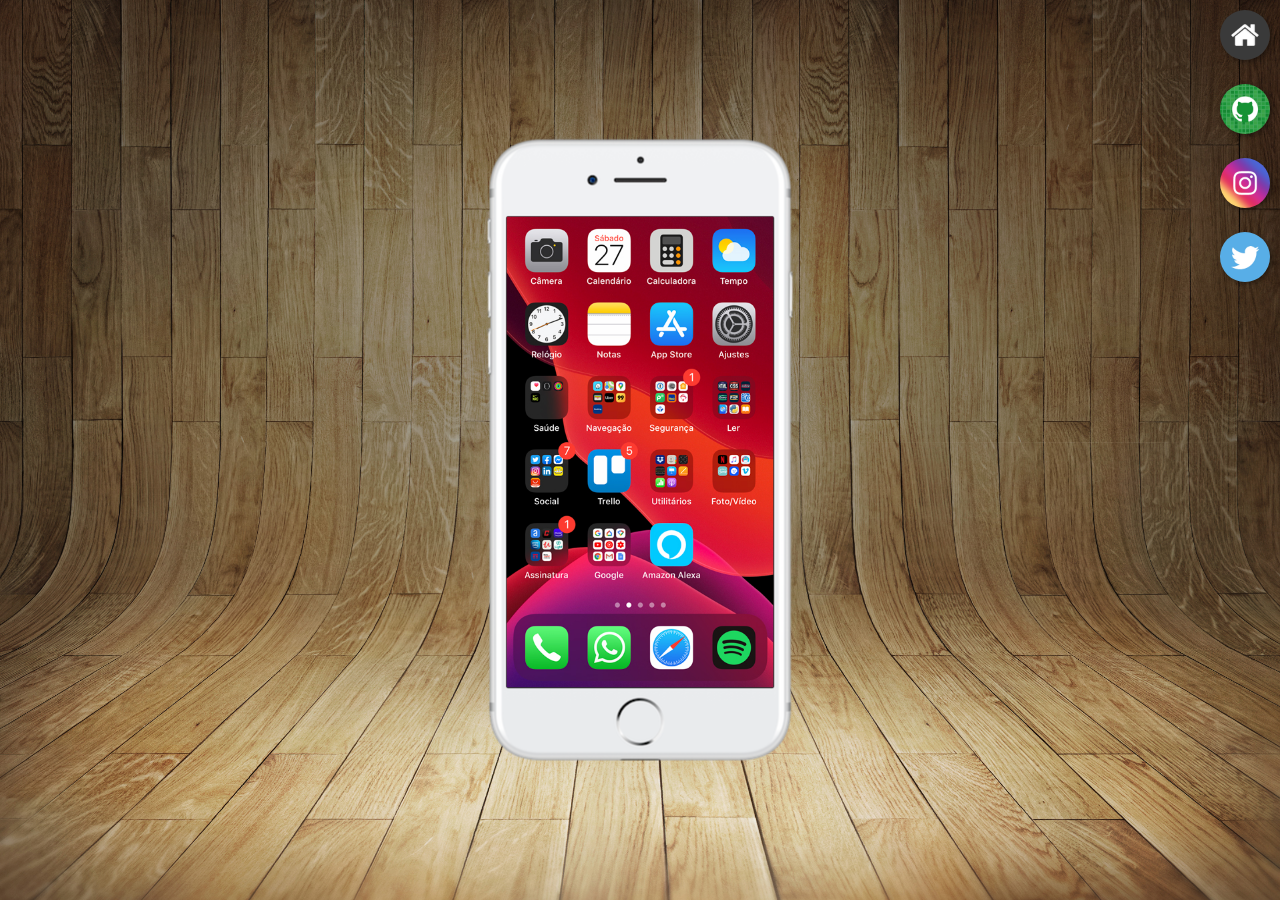
<file: index.html>
<!DOCTYPE html>
<html lang="pt-br">
<head>
    <meta charset="UTF-8">
    <meta http-equiv="X-UA-Compatible" content="IE=edge">
    <meta name="viewport" content="width=device-width, initial-scale=1.0">
    <title>Redes Sociais</title>
    <link rel="stylesheet" href="estilos/style.css">
</head>
<body>
    <main>
        <section id="telefone">
            <iframe src="home.html" name="tela" id="tela" frameborder="0">

            </iframe>
        </section>
        <section id="rede-sociais">
            <a href="home.html" target="tela"><img src="imagens/logo-home.jpg" alt="Home"></a> <br>
            <a href="github.html" target="tela"><img src="imagens/logo-github.jpg" alt=""></a> <br>
            <a href="instagram.html" target="tela"><img src="imagens/logo-instagram.jpg" alt=""></a> <br>
            <a href="twitter.html" target="tela"><img src="imagens/logo-twitter.jpg" alt=""></a>
        </section>
    </main>
</body>
</html>
</file>
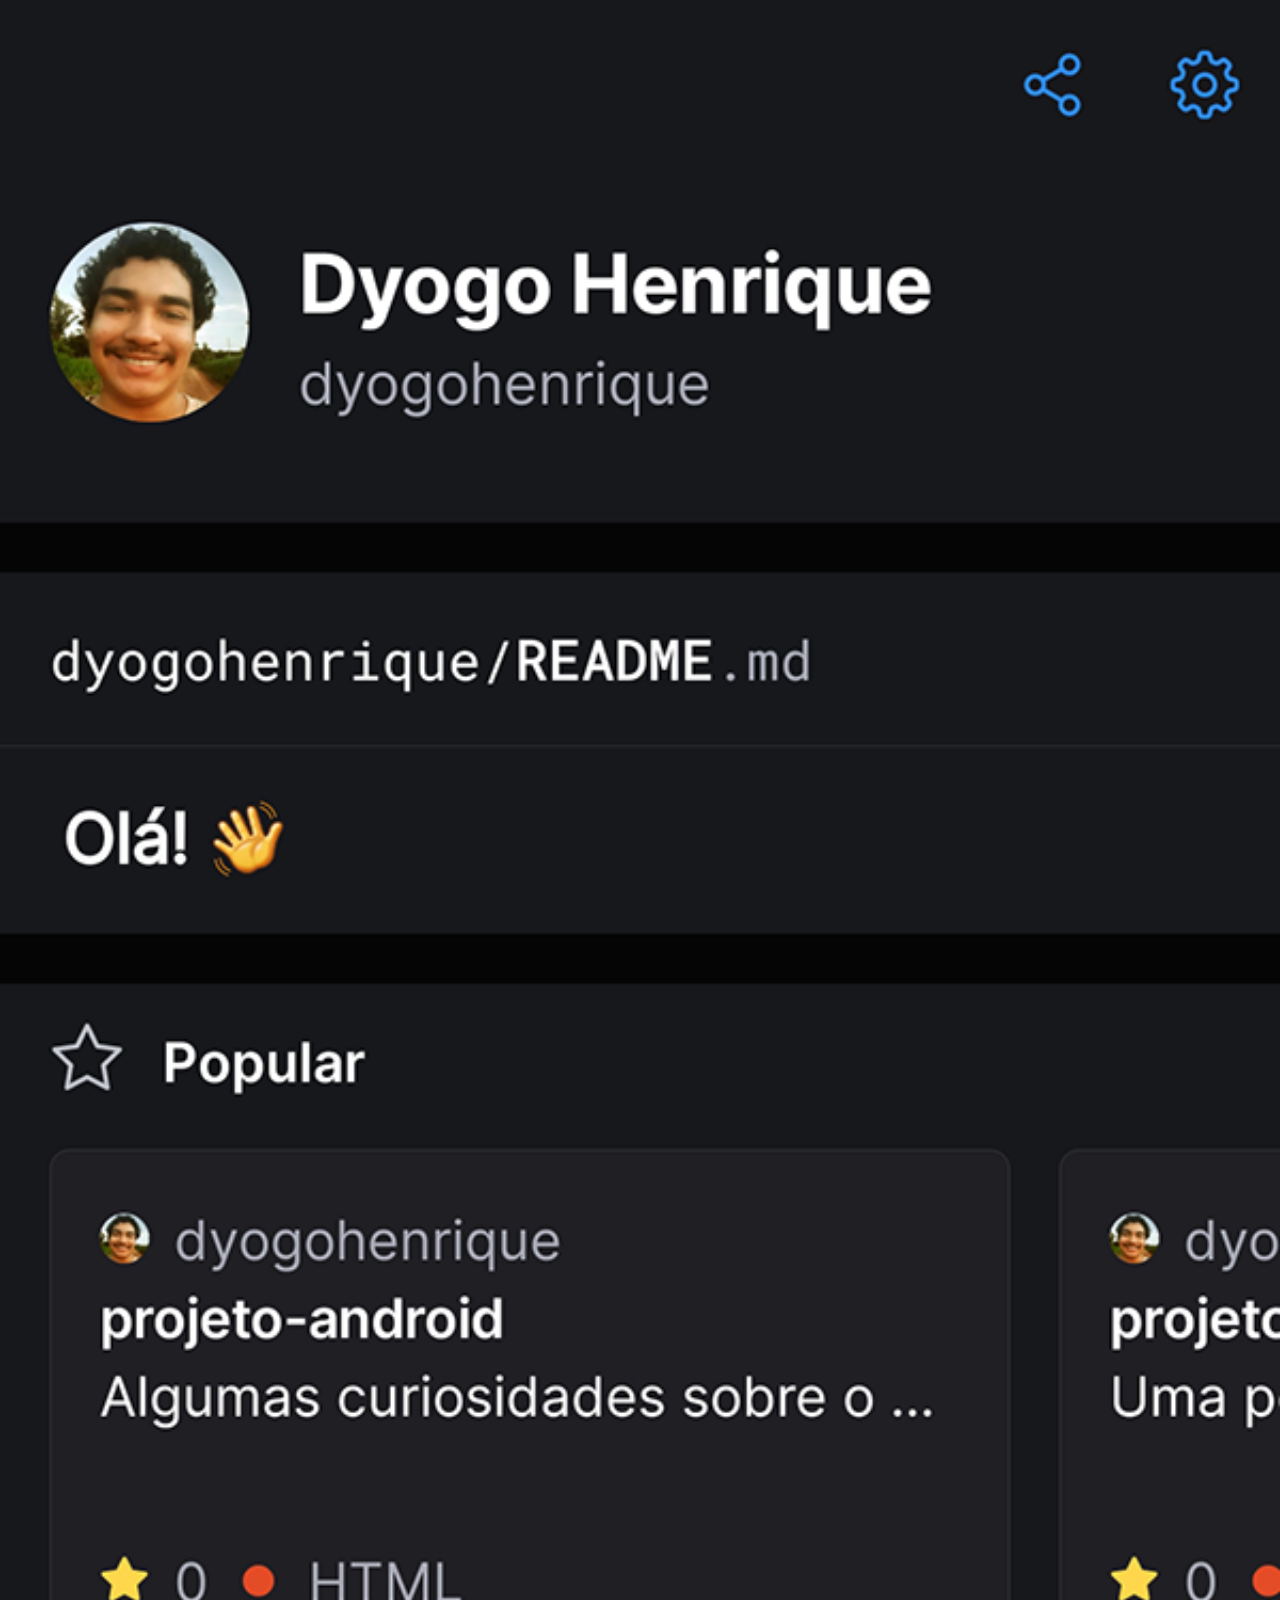
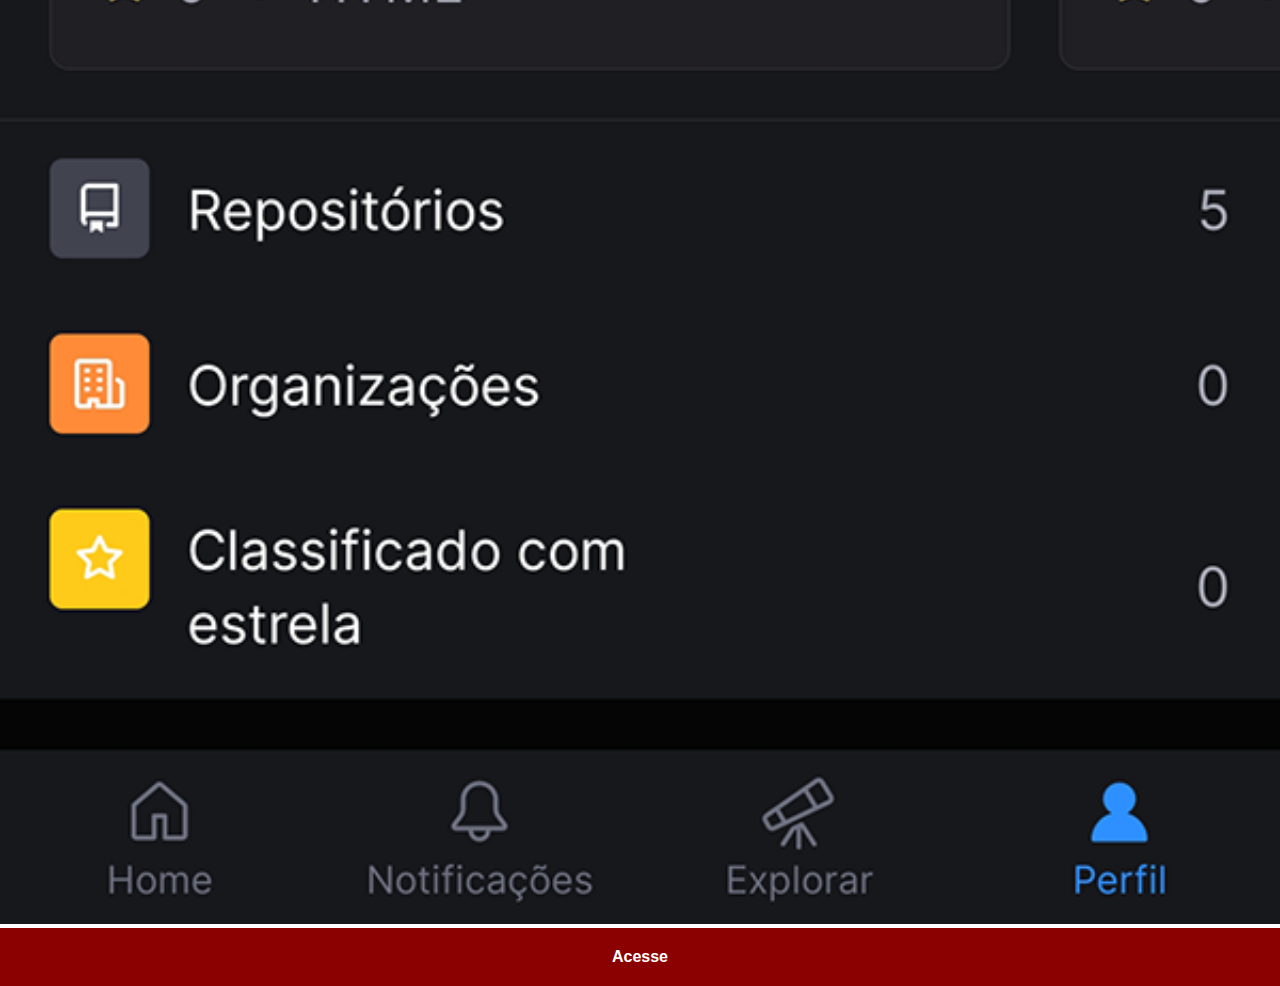
<file: github.html>
<!DOCTYPE html>
<html lang="en">
<head>
    <meta charset="UTF-8">
    <meta http-equiv="X-UA-Compatible" content="IE=edge">
    <meta name="viewport" content="width=device-width, initial-scale=1.0">
    <title>GitHub</title>
    <link rel="stylesheet" href="estilos/social.css">
</head>
<body>
    <img src="imagens/tela-github.png" alt="GitHub">

    <a href="https://github.com/dyogohenrique">Acesse</a>
</body>
</html>
</file>
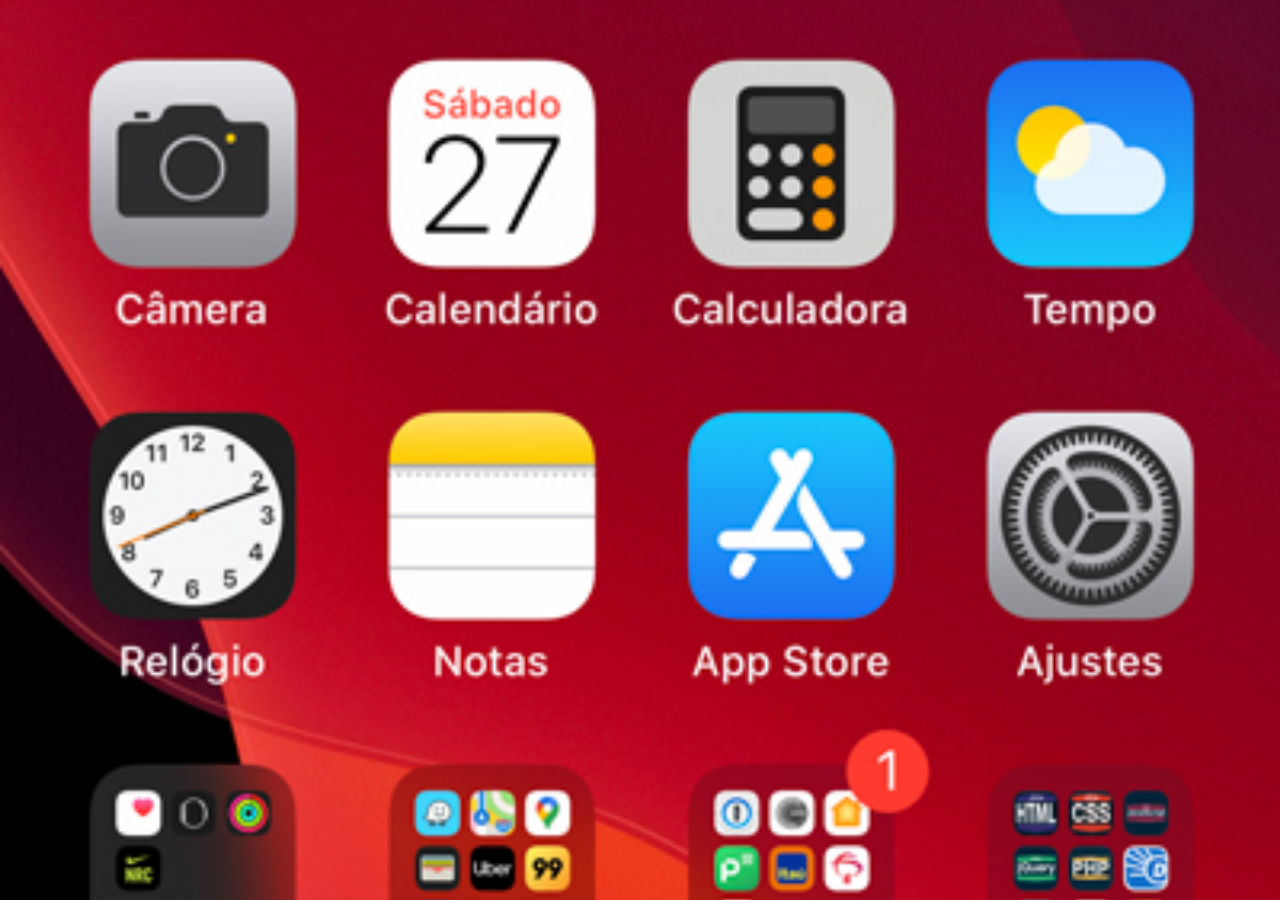
<file: home.html>
<!DOCTYPE html>
<html lang="pt-br">
<head>
    <meta charset="UTF-8">
    <meta http-equiv="X-UA-Compatible" content="IE=edge">
    <meta name="viewport" content="width=device-width, initial-scale=1.0">
    <title>Home</title>
    <style>
        *{
            margin: 0;
            padding: 0;
        }

        body{
            height: 100vh;
            width: 100vw;
            background: black url('imagens/tela-home.jpg') no-repeat top center;
            background-size: cover;
        }
    </style>
</head>
<body>
    
</body>
</html>
</file>
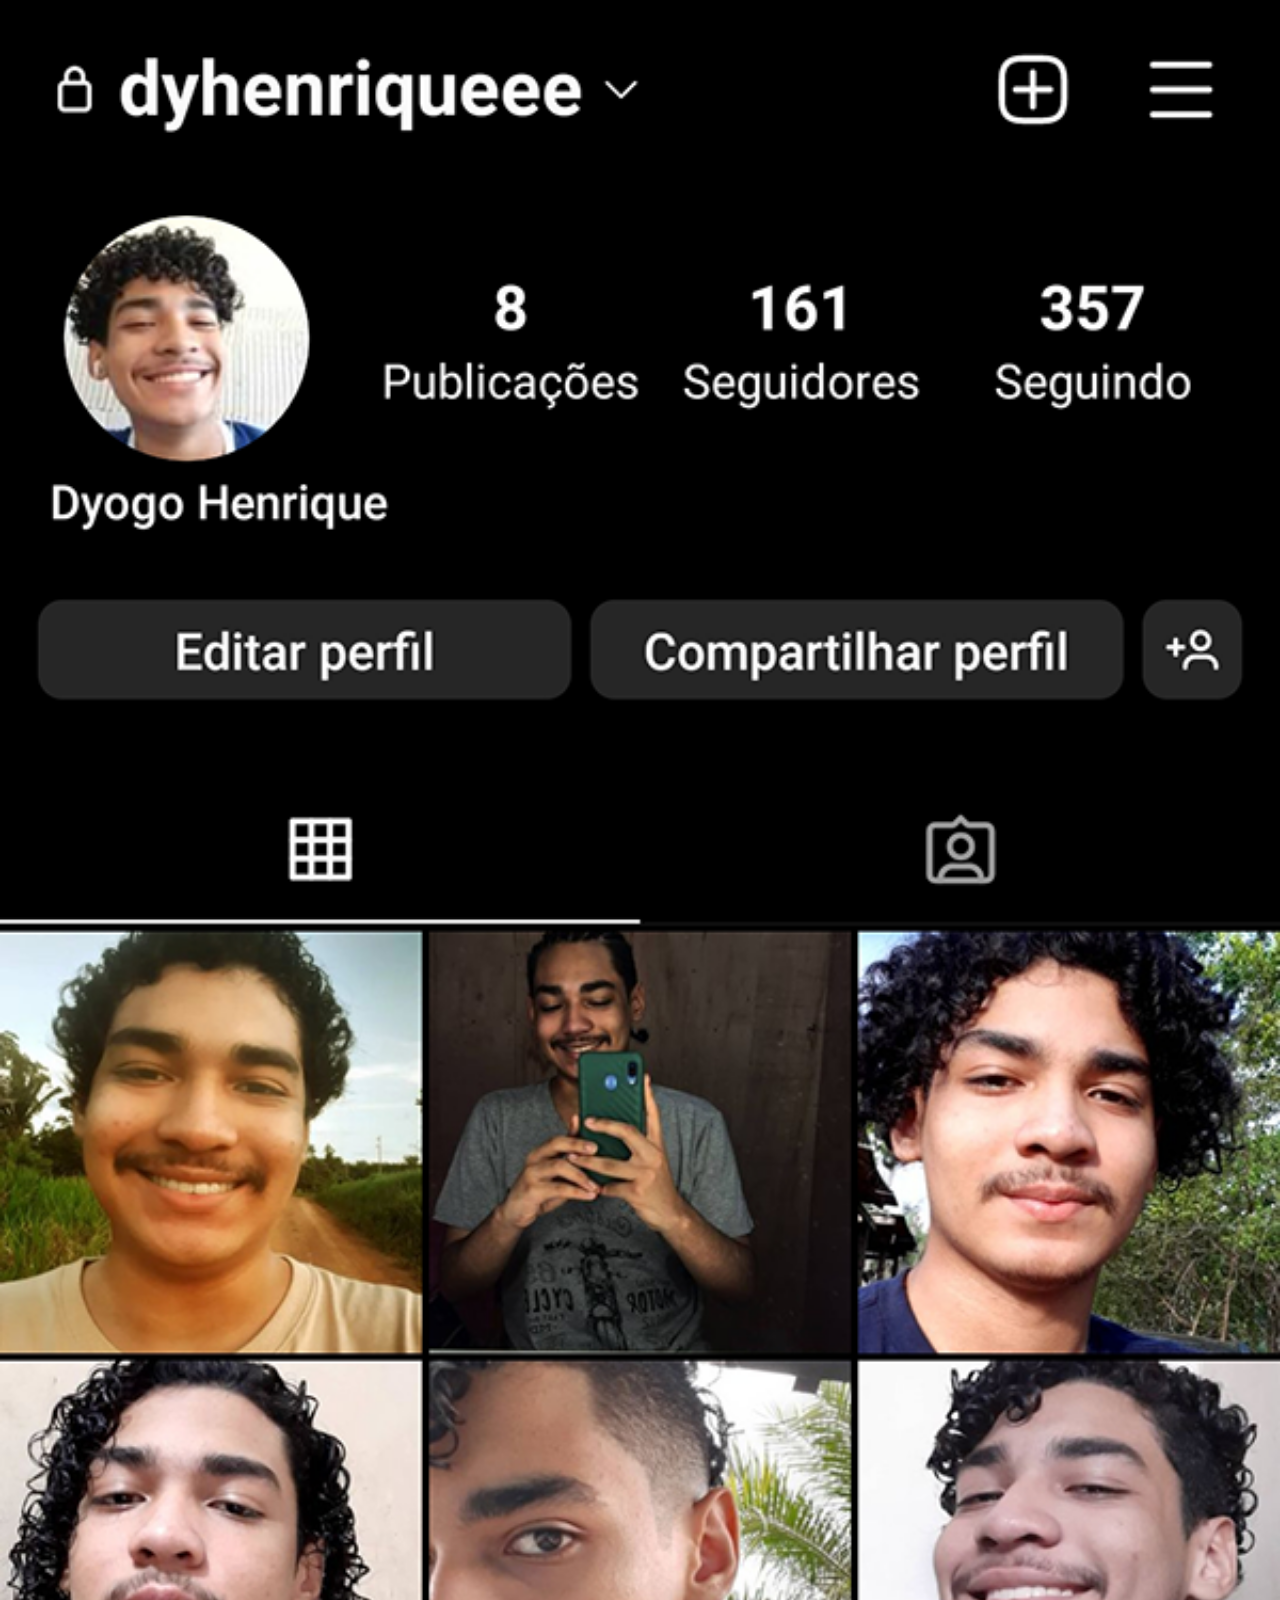
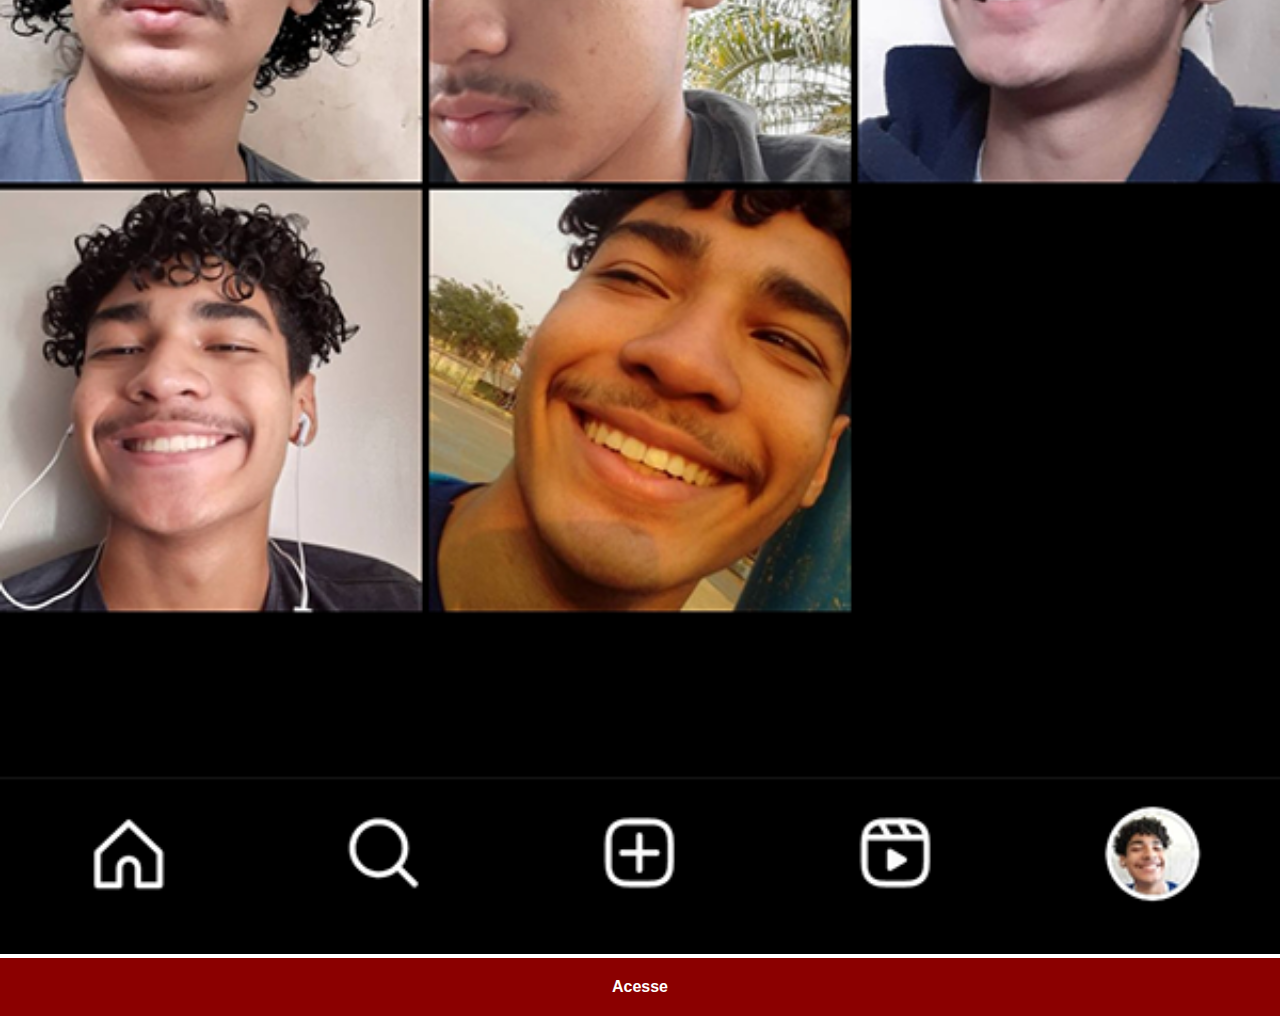
<file: instagram.html>
<!DOCTYPE html>
<html lang="pt-br">
<head>
    <meta charset="UTF-8">
    <meta http-equiv="X-UA-Compatible" content="IE=edge">
    <meta name="viewport" content="width=device-width, initial-scale=1.0">
    <title>Instagram</title>
    <link rel="stylesheet" href="estilos/social.css">
</head>
<body>
    <img src="imagens/tela-instagram.png" alt="Instagram">
    <a href="#">Acesse</a>
</body>
</body>
</html>
</file>
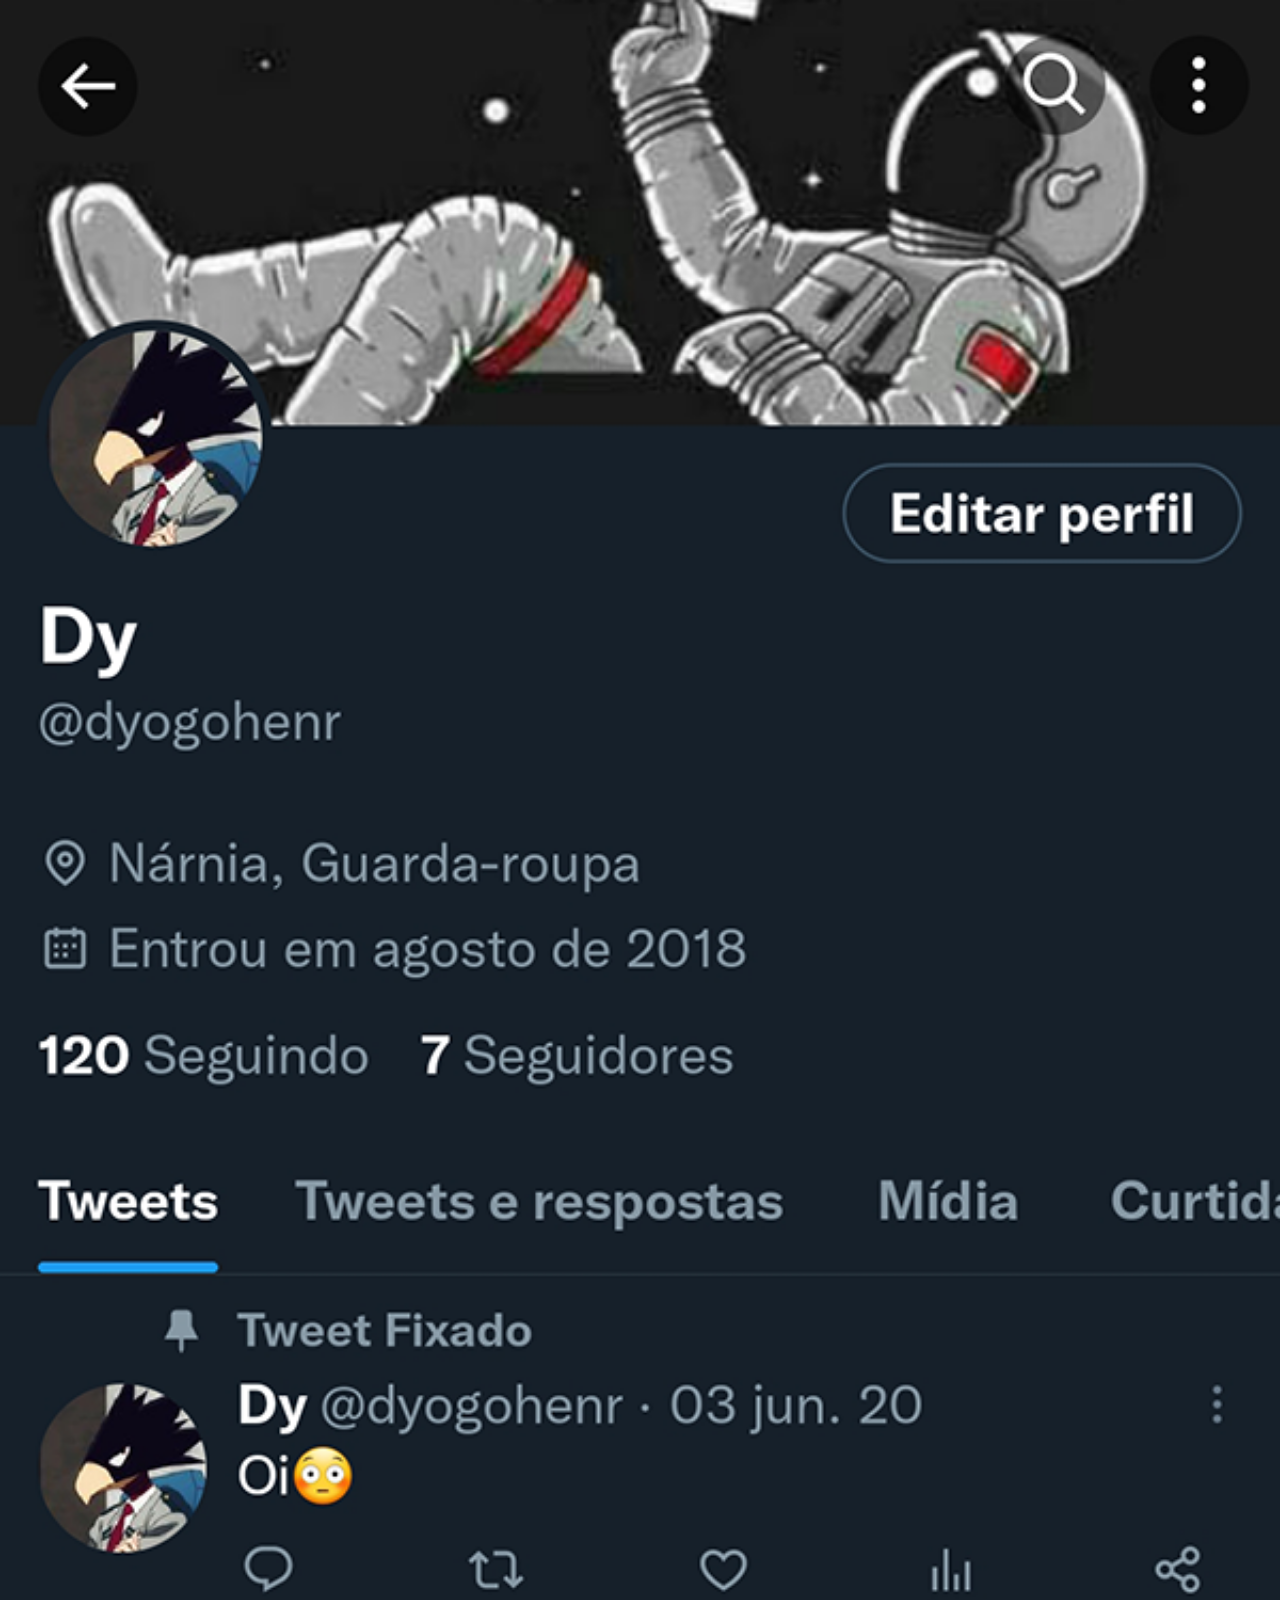
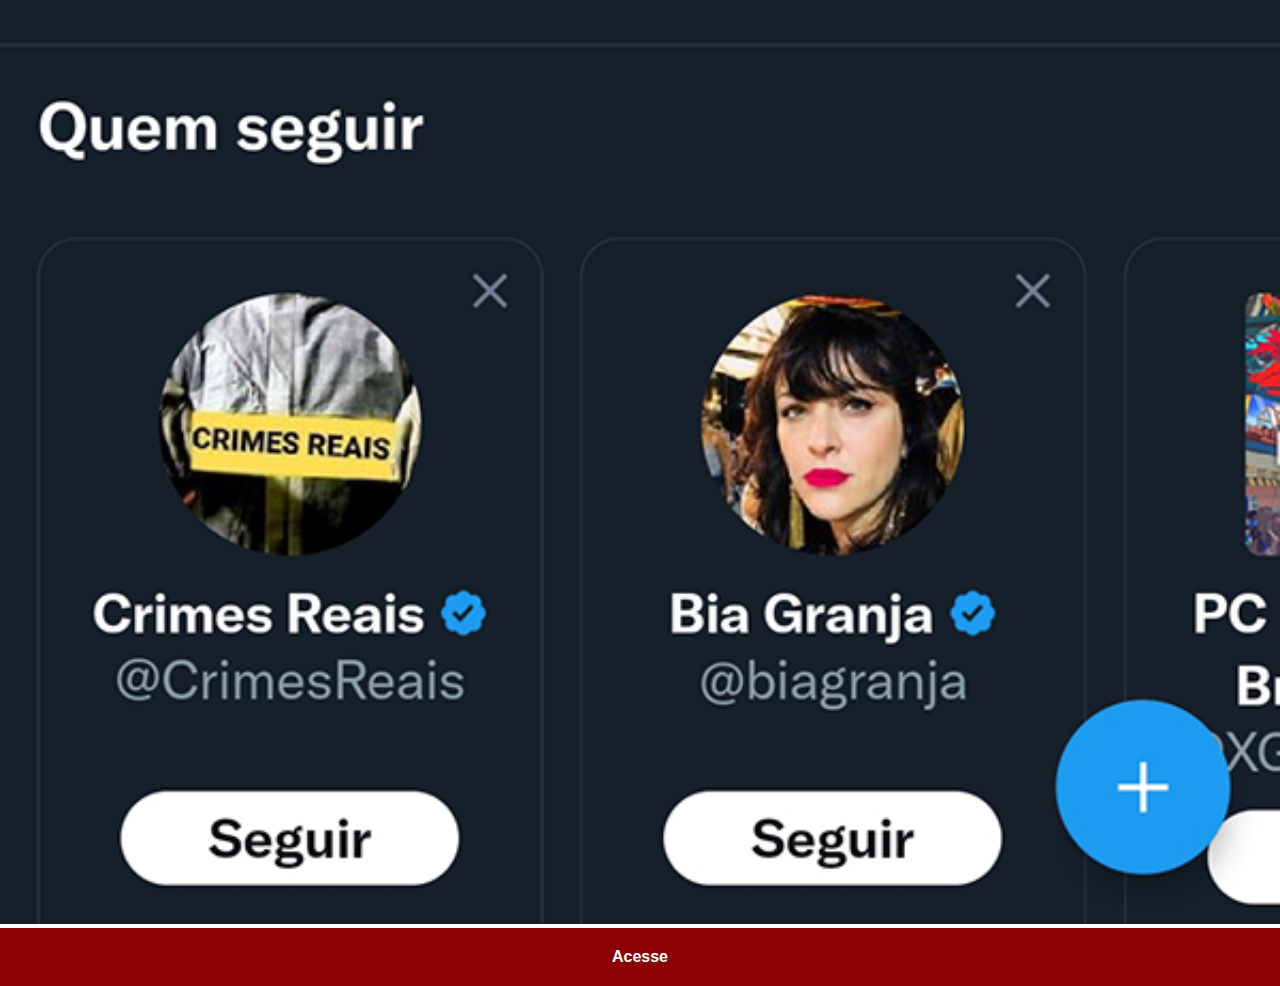
<file: twitter.html>
<!DOCTYPE html>
<html lang="pt-br">
<head>
    <meta charset="UTF-8">
    <meta http-equiv="X-UA-Compatible" content="IE=edge">
    <meta name="viewport" content="width=device-width, initial-scale=1.0">
    <title>Twitter</title>
    <link rel="stylesheet" href="estilos/social.css">
</head>
<body>
    <img src="imagens/tela-twitter.png" alt="Twitter">
    <a href="#">Acesse</a>
</body>
</body>
</html>
</file>
<file: estilos/style.css>
@charset "UTF-8";

* {
    margin: 0;
    padding: 0;
    
    font-family: Arial, Helvetica, sans-serif;
}

html, body {
    height: 100vh;
    width: 100vw;

    background-color: black;
}

body {
    background: url(../imagens/fundo-madeira.jpg) top center no-repeat fixed;
    background-size: cover;
}

main {
    height: 100vh;
    
    position: relative;
}

section#telefone {
    position: absolute;
    top: 50%;
    left: 50%;
    transform: translate(-50%, -50%);

    height: 627px;
    width: 311px;

    background: url('../imagens/frame-iphone.png') no-repeat;
}

iframe#tela {
    position: relative;
    top: 80px;
    left: 22px;

    height: 471px;
    width: 267px;
}

section#rede-sociais {
    text-align: right;
}

section#rede-sociais img {
    width: 50px;
    margin: 10px;

    border-radius: 50%;
    box-shadow: 2px 2px 5px rgba(0, 0, 0, 0.4);
    box-sizing: border-box;
}

section#rede-sociais img:hover {
    border: 2px solid rgba(255, 255, 255, 0.69);
    transform: translate(-3px, -3px);
    box-shadow: 5px 5px 10px rgba(0, 0, 0, 0.4);
    transition: transform 500ms;
    transition: border 100ms;
}

section#rede-sociais img:active {
    transform: scale(95%);
}
</file>
<file: estilos/social.css>
*{
    margin: 0;
    padding: 0;
    font-family: Arial, Helvetica, sans-serif;
}

::-webkit-scrollbar {
    width: 0;
    height: 0;
}

img{
    width: 100%;
}

a{
    display: block;
    
    background-color: darkred;
    color: white;

    padding: 20px;

    text-align: center;
    text-decoration: none;

    font-weight: bolder;

}

a:hover {
    background-color: red;
}
</file>
